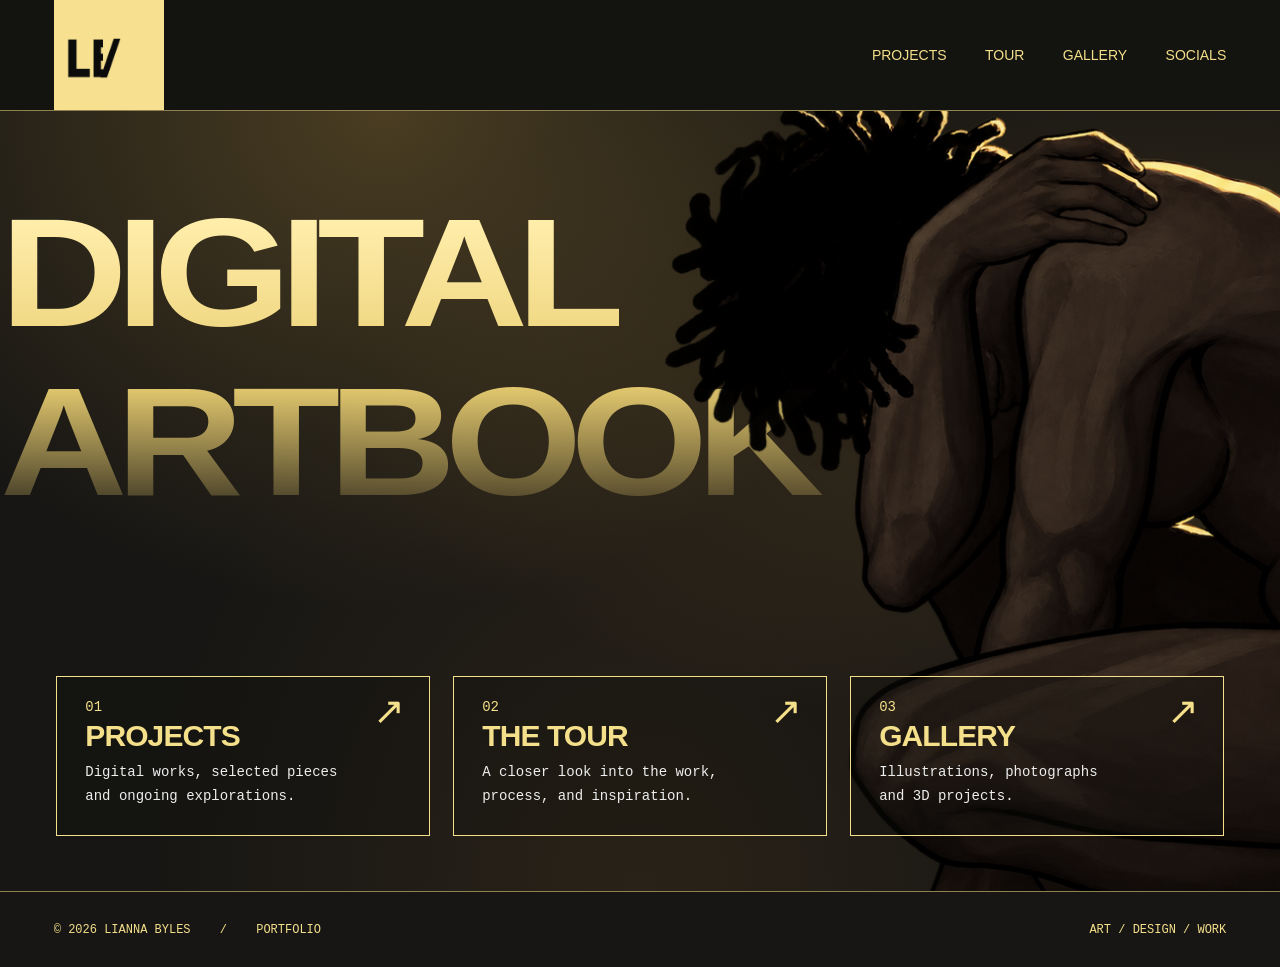
<file: index.html>
<!DOCTYPE html>
<html lang="en">
<head>
  <meta charset="UTF-8">
  <meta name="viewport" content="width=device-width, initial-scale=1.0">

  <title>Lianna Byles — Art Portfolio</title>

  <!-- FAVICON -->
  <link rel="icon" type="image/png" href="favicon-96x96.png?v=1.1" sizes="96x96">
  <link rel="icon" type="image/svg+xml" href="favicon.svg?v=1.1">
  <link rel="shortcut icon" href="favicon.ico?v=1.1">
  <link rel="apple-touch-icon" sizes="180x180" href="apple-touch-icon.png?v=1.1">
  <meta name="apple-mobile-web-app-title" content="LEE/ DIGITAL ARTBOOK">
  <link rel="manifest" href="site.webmanifest?v=1.1">

  <!-- STYLESHEET -->
  <link rel="stylesheet" href="style.css">
</head>

<body>

  <!-- NAVIGATION -->
  <header class="navbar">

<a class="logo" href="index.html" aria-label="Return to homepage">
  <img src="lee-logo.gif" alt="LEE/" class="animated-logo">
</a>
    <nav aria-label="Main navigation">
      <a href="projects.html">PROJECTS</a>
      <a href="tour.html">TOUR</a>
      <a href="gallery.html">GALLERY</a>
      <a href="socials.html">SOCIALS</a>
    </nav>

  </header>

  <main>
    <section class="landing" aria-labelledby="page-title">

      <!-- MAIN TITLE -->
      <h1 id="page-title" class="hero-title">
        <span>DIGITAL</span>
        <span>ARTBOOK</span>
      </h1>

      <!-- FEATURED ARTWORK -->
      <img
        class="hero-image"
        src="images/hero-person.png"
        alt="Crouched figure illuminated by golden rim light"
      >

      <!-- FEATURE LABEL -->
      <div class="feature-label">
        <p><span>[</span>BY LEE <span>]</span></p>
        <small>A Portfolio</small>
      </div>

      <!-- NAVIGATION CARDS -->
      <div class="content-grid">

        <!-- PROJECTS -->
        <a class="content-card" href="projects.html">
          <span class="card-number">01</span>
          <span class="arrow" aria-hidden="true">↗</span>
          <h2>PROJECTS</h2>
          <p>
            Digital works, selected pieces<br>
            and ongoing explorations.
          </p>
        </a>

        <!-- THE TOUR -->
        <a class="content-card" href="tour.html">
          <span class="card-number">02</span>
          <span class="arrow" aria-hidden="true">↗</span>
          <h2>THE TOUR</h2>
          <p>
            A closer look into the work,<br>
            process, and inspiration.
          </p>
        </a>

        <!-- GALLERY -->
        <a class="content-card" href="gallery.html">
          <span class="card-number">03</span>
          <span class="arrow" aria-hidden="true">↗</span>
          <h2>GALLERY</h2>
          <p>
            Illustrations, photographs<br>
            and 3D projects.
          </p>
        </a>

      </div>
    </section>
  </main>

  <!-- FOOTER -->
  <footer id="socials">
    <span>
      © 2026 LIANNA BYLES
      <span class="divider">/</span>
      PORTFOLIO
    </span>
    <span>ART / DESIGN / WORK</span>
  </footer>

  <!-- ACTIVE NAVIGATION -->
  <script src="assets/index.js"></script>

</body>
</html>
</file>
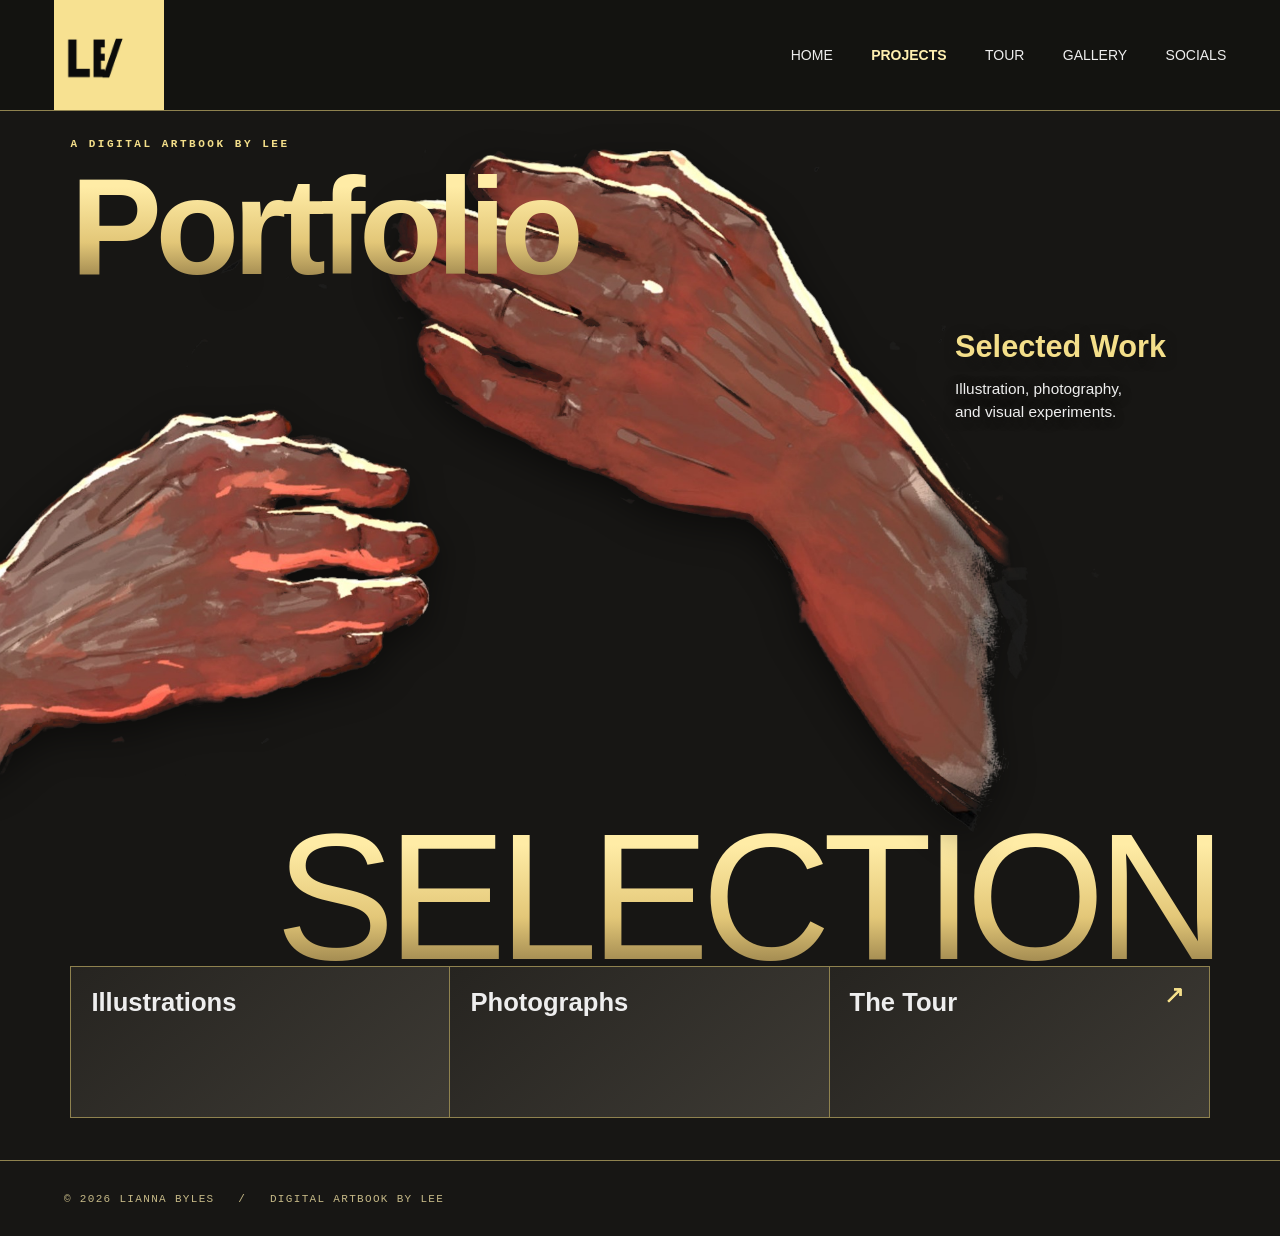
<file: projects.html>
<!doctype html>
<html lang="en">
<head>
<meta charset="utf-8">
<meta name="viewport" content="width=device-width,initial-scale=1">
<title>Portfolio Selection | Digital Artbook by Lee</title>
<link rel="stylesheet" href="style.css">
<link rel="stylesheet" href="assets/projects.css">
</head>
<body class="selection-page">
<header class="navbar"><a class="logo" href="index.html" aria-label="Home"><img src="lee-logo.gif" alt="LEE/" class="animated-logo"></a><nav aria-label="Main navigation"><a href="index.html">HOME</a><a href="projects.html" aria-current="page" class="active">PROJECTS</a><a href="tour.html">TOUR</a><a href="gallery.html">GALLERY</a><a href="socials.html">SOCIALS</a></nav></header>
<main class="selection-stage">
<p class="selection-kicker">A DIGITAL ARTBOOK BY LEE</p>
<h1 class="selection-title">Portfolio</h1>
<div class="selection-composition">
<img class="hands-art" src="images/hands-cutout.png" alt="Painterly illustration of two hands reaching toward each other">
<div class="selection-intro"><h2>Selected Work</h2><p>Illustration, photography,<br>and visual experiments.</p></div>
<div class="selection-word" aria-hidden="true">SELECTION</div>
</div>
<nav class="selection-cards" aria-label="Portfolio categories">
<a href="illustrations.html"><span>Illustrations</span><span class="arrow" aria-hidden="true">↗</span></a>
<a href="photographs.html"><span>Photographs</span><span class="arrow" aria-hidden="true">↗</span></a>
<a href="tour.html"><span>The Tour</span><span class="arrow" aria-hidden="true">↗</span></a>
</nav>
</main>
<footer class="selection-footer">© 2026 LIANNA BYLES &nbsp; / &nbsp; DIGITAL ARTBOOK BY LEE</footer>
</body>
</html>
</file>
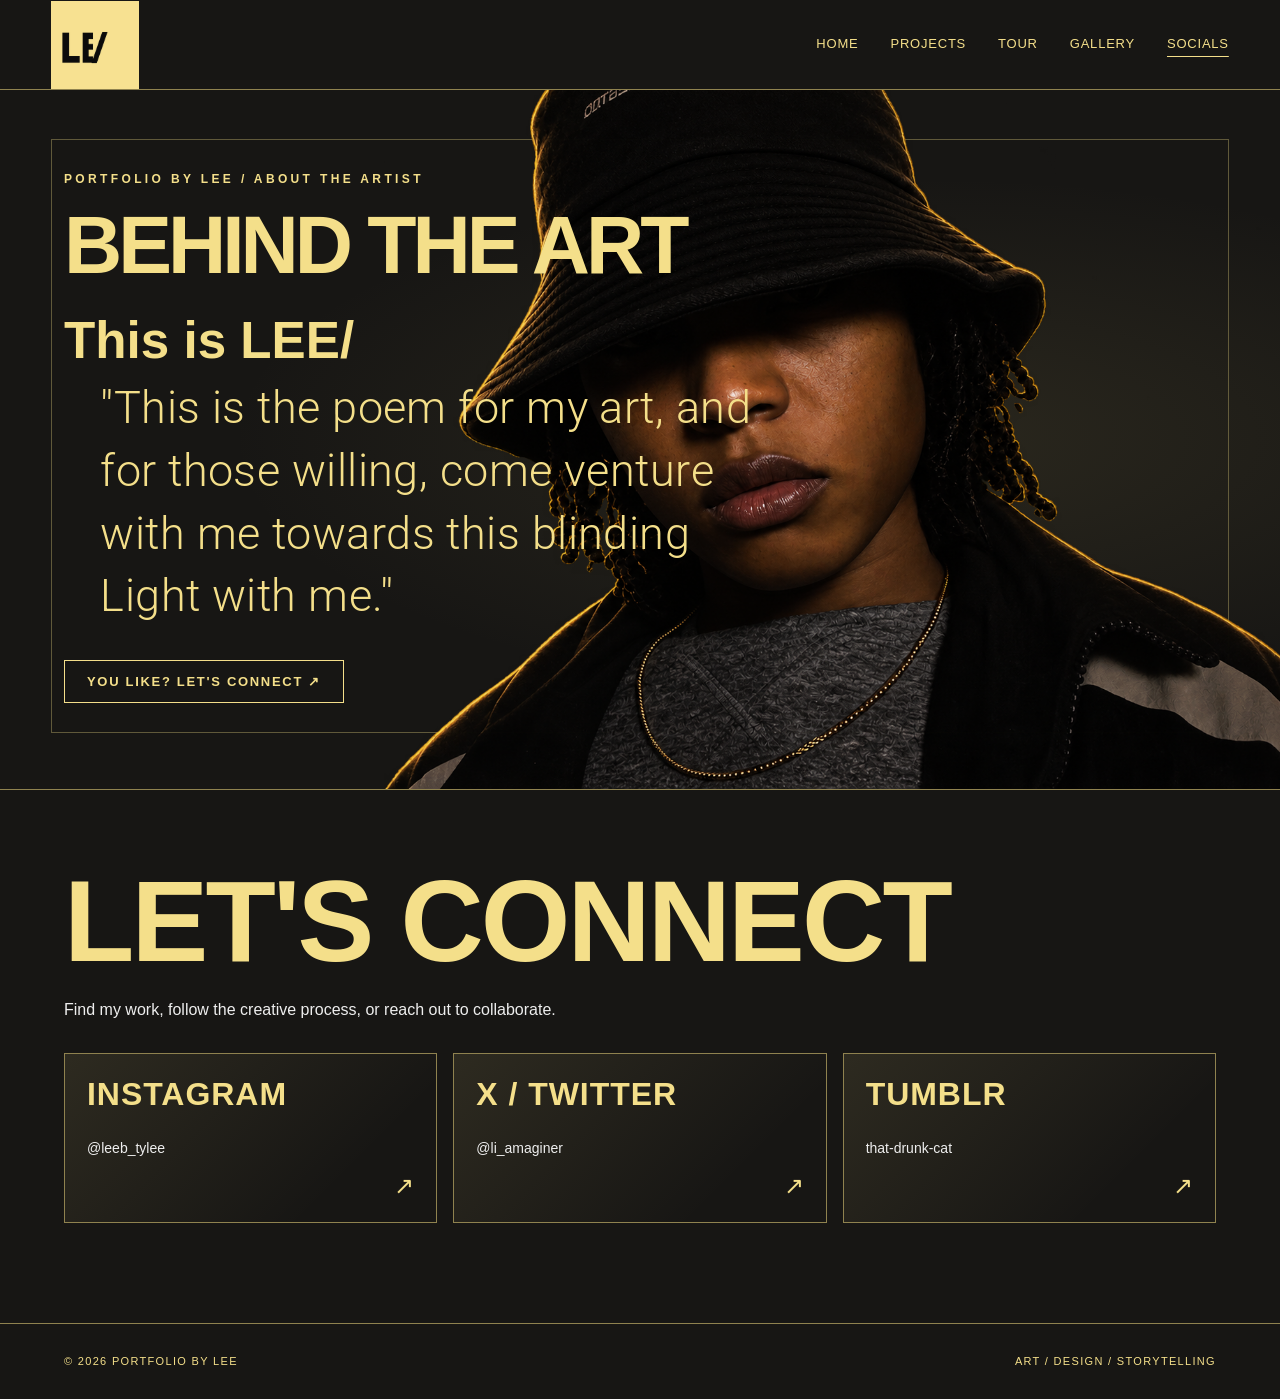
<file: socials.html>
<!DOCTYPE html>
<html lang="en">
<head>
  <link href="https://fonts.googleapis.com/css2?family=Roboto:wght@300;400&display=swap" rel="stylesheet">
  <meta charset="UTF-8">
  <meta name="viewport" content="width=device-width, initial-scale=1">
  <meta name="theme-color" content="#171614">

  <title>Socials | LEE/ DIGITAL ARTBOOK</title>

  <!-- FAVICON -->
  <link rel="icon" type="image/png" href="favicon-96x96.png" sizes="96x96">
  <link rel="icon" type="image/svg+xml" href="favicon.svg">
  <link rel="shortcut icon" href="favicon.ico">
  <link rel="apple-touch-icon" sizes="180x180" href="apple-touch-icon.png">
  <link rel="manifest" href="site.webmanifest">

  <link rel="stylesheet" href="style.css">

  <link rel="stylesheet" href="assets/socials.css">
</head>

<body class="socials-page">

  <!-- NAVIGATION -->

  <header class="socials-nav">

    <a class="socials-brand"
       href="index.html"
       aria-label="Return to homepage">
      <img src="lee-logo.gif" alt="LEE/">
    </a>

    <nav aria-label="Main navigation">
      <a href="index.html">HOME</a>
      <a href="projects.html">PROJECTS</a>
      <a href="tour.html">TOUR</a>
      <a href="gallery.html">GALLERY</a>
      <a href="socials.html" aria-current="page">SOCIALS</a>
    </nav>

  </header>

  <main class="socials-main">

    <!-- MEETING THE ARTIST -->

    <section class="socials-hero" aria-labelledby="socials-title">

      <div class="socials-copy">

        <p class="socials-eyebrow">
          PORTFOLIO BY LEE / ABOUT THE ARTIST
        </p>

        <h1 id="socials-title">
          BEHIND THE ART
        </h1>

        <p class="socials-hello">
         This is LEE/
        </p>

        <p class="socials-story">
          "This is the poem for my art, and for those willing, come venture with me towards this blinding Light with me."
        </p>

        <a class="socials-cta" href="#connect">
          YOU LIKE? LET'S CONNECT ↗
        </a>

      </div>

      <!-- ARTIST PORTRAIT -->

      <img
        src="images/lee-social-portrait.png"
        alt="Portrait of Lee"
        class="socials-portrait"
      >

    </section>

    <!-- SOCIAL MEDIA -->

    <section class="socials-section"
             id="connect"
             aria-labelledby="connect-title">

      <h2 id="connect-title">
        LET'S CONNECT
      </h2>

      <p>
        Find my work, follow the creative process,
        or reach out to collaborate.
      </p>

      <div class="socials-link-grid">

        <!-- INSTAGRAM -->

        <a
          class="socials-link-card"
          href="https://www.instagram.com/leeb_tylee/"
          target="_blank"
          rel="noopener noreferrer"
          aria-label="Visit Lee's Instagram profile"
        >
          <strong>INSTAGRAM</strong>

          <span class="socials-handle">
            @leeb_tylee
          </span>

          <span class="socials-arrow" aria-hidden="true">
            ↗
          </span>
        </a>

        <!-- X / TWITTER -->

        <a
          class="socials-link-card"
          href="https://x.com/li_amaginer"
          target="_blank"
          rel="noopener noreferrer"
          aria-label="Visit Lee's X Twitter profile"
        >
          <strong>X / TWITTER</strong>

          <span class="socials-handle">
            @li_amaginer
          </span>

          <span class="socials-arrow" aria-hidden="true">
            ↗
          </span>
        </a>

        <!-- TUMBLR -->

        <a
          class="socials-link-card"
          href="https://www.tumblr.com/that-drunk-cat"
          target="_blank"
          rel="noopener noreferrer"
          aria-label="Visit Lee's Tumblr blog"
        >
          <strong>TUMBLR</strong>

          <span class="socials-handle">
            that-drunk-cat
          </span>

          <span class="socials-arrow" aria-hidden="true">
            ↗
          </span>
        </a>

      </div>

    </section>

  </main>

  <!-- FOOTER -->

  <footer class="socials-footer">
    <span>© 2026 PORTFOLIO BY LEE</span>
    <span>ART / DESIGN / STORYTELLING</span>
  </footer>

</body>
</html>
</file>
<file: style.css>
/* COLORS AND GLOBAL STYLES */

:root {

    --bg: #171614;

    --gold: #f4df8a;

    --rule: #8f824f;

    --body: #eeeeee;

}



* { box-sizing: border-box; }



html { scroll-behavior: smooth; }



body {

    margin: 0;

    background: var(--bg);

    color: var(--gold);

    font-family: Arial, Helvetica, sans-serif;

}



a { color: inherit; text-decoration: none; }

a:focus-visible { outline: 2px solid var(--gold); outline-offset: 7px; }



/* NAVIGATION */

.navbar {

    position: relative;

    z-index: 5;

    min-height: 78px;

    padding: 0 4.2%;

    display: flex;

    align-items: center;

    justify-content: space-between;

    border-bottom: 1px solid var(--rule);

    background: rgba(18,17,14,.6);

}



.navbar nav { display: flex; gap: clamp(20px,3vw,52px); }

.navbar a { font-family: "Arial Narrow",Arial,sans-serif; font-size: 14px; }

.logo { font-weight: 800; padding: 27px 0; border-bottom: 1px solid var(--gold); }



/* CINEMATIC BACKGROUND */

.landing {

    position: relative;

    isolation: isolate;

    min-height: 780px;

    height: calc(100svh - 154px);

    max-height: 1050px;

    overflow: hidden;

    background:

        radial-gradient(ellipse at 30% 0%,rgba(190,150,65,.30),transparent 45%),

        radial-gradient(ellipse at 90% 35%,rgba(175,130,55,.22),transparent 50%),

        radial-gradient(ellipse at 50% 100%,rgba(125,90,40,.18),transparent 55%),

        var(--bg);

}



/* TITLE BEHIND FIGURE */

.hero-title {

    transform: scaleX(1.15);

    position: absolute;

    z-index: 1;

    top: 10%;

    left: 15%;

    width: 200%;

    margin: 0;

    white-space: nowrap;

    text-align: left;

    font-size: clamp(100px,12vw,310px);

    font-weight: 600;

    letter-spacing: -.065em;

    line-height: 1.1;

    background: linear-gradient(#ffedaa 10%,#e9ce72 57%,#75683b22 100%);

    background-clip: text;

    -webkit-background-clip: text;

    -webkit-text-fill-color: transparent;

}

.hero-title span {

    display: block;

}



/* TRANSPARENT FIGURE */

.hero-image {

    position: absolute;

    z-index: 2;

    height: 130%;

    width: auto;

    max-width: none;

    left: 89%;

    bottom: -25%;

    transform: translateX(-50%);

    object-fit: contain;

    pointer-events: none;

}



/* FEATURE LABEL */

.feature-label {

    position: absolute;

    z-index: 3;



    top: 49%;

    left: 100%;



    font-family: monospace;

    color: var(--gold);

    text-align: center;

}



.feature-label p {

    margin: 0;

    font-size: 40px;

    font-weight: bold;

    letter-spacing: 5px;

}



.feature-label p span { font-size: 40px; font-weight: 200; }

.feature-label small { font-size: 10px; }



/* PROJECT, TOUR, GALLERY CARDS */

.content-grid {

    position: absolute;

    z-index: 3;

    bottom: 7%;

    left: 4.4%;

    right: 4.4%;

    display: grid;

    grid-template-columns: repeat(3,1fr);

    gap: 2%;

}



.content-card {

    position: relative;

    min-height: 160px;

    padding: 20px 28px;

    border: 1px solid var(--gold);

    background: rgba(17,16,14,.33);

    transition: background .2s ease;

    scroll-margin-top: 20px;

}



.content-card:hover { background: rgba(41,37,28,.79); }

.card-number { font: 14px monospace; }



.content-card h2 {

    margin: 4px 0 8px;

    font-family: Impact,"Arial Narrow",Arial,sans-serif;

    font-size: 30px;

    letter-spacing: -.03em;

}



.content-card p { margin: 0; color: var(--body); font: 14px/1.7 monospace; }

.arrow { position: absolute; top: 12px; right: 24px; font-size: 38px; font-weight: 300; }



/* FOOTER */

footer {

    position: relative;

    z-index: 4;

    min-height: 76px;

    padding: 24px 4.2%;

    display: flex;

    justify-content: space-between;

    align-items: center;

    gap: 20px;

    border-top: 1px solid var(--rule);

    font: 12px monospace;

}



.divider { margin: 0 22px; }



/* TABLET */

@media (max-width: 900px) {

    .navbar { min-height: 68px; }

    .navbar nav { gap: 18px; }

    .landing { min-height: 830px; height: auto; }

    .hero-title { top: 10%; font-size: 16vw; }

    .hero-image { height: 78%; left: 68%; bottom: 10%; }

    .feature-label { left: 6%; top: 40%; }

    .content-grid { bottom: 5%; gap: 12px; }

    .content-card { padding: 18px 14px; }

    .content-card h2 { font-size: 25px; }

    .content-card p { font-size: 12px; }

    .arrow { right: 12px; font-size: 28px; }

}



/* MOBILE */

@media (max-width: 600px) {

    .navbar { padding: 12px 5%; align-items: flex-start; gap: 20px; }

    .logo { padding: 7px 0; }

    .navbar nav { display: grid; grid-template-columns: repeat(2,auto); gap: 12px 22px; }

    .navbar a { font-size: 12px; }



    .landing { min-height: 1100px; }

    .hero-title { top: 4%; left: 3%; width: 94%; font-size: 16vw; letter-spacing: -.07em; }

    .hero-image { height: 52%; left: 75%; top: 1%; bottom: auto; }

    .feature-label { top: 43%; left: 7%; }

    .feature-label p { gap: 12px; }



    .content-grid { grid-template-columns: 1fr; bottom: 4%; gap: 14px; }

    .content-card { min-height: 135px; padding: 16px 22px; }

    .content-card h2 { font-size: 28px; }

    .content-card p { font-size: 13px; }



    footer { align-items: flex-start; flex-direction: column; font-size: 10px; }

}



/* ACCESSIBILITY */

@media (prefers-reduced-motion: reduce) {

    html { scroll-behavior: auto; }

    .content-card { transition: none; }

}



























/* =====================================

   GALLERY PAGE

   ===================================== */



.gallery-page {

  background: #171614;

  color: #f4df8a;

}



/* MAIN PAGE BACKGROUND */

.gallery-main {

  min-height: calc(100svh - 154px);

  padding: 38px 4.4% 50px;



  background:

    radial-gradient(

      ellipse at 50% 15%,

      rgba(190, 150, 65, 0.19),

      transparent 55%

    ),

    #171614;

}



/* LARGE TITLE */

.gallery-heading {

    position: relative;

    z-index: 1;



    display: flex;

    align-items: baseline;

    justify-content: flex-end;

    gap: 14px;



    width: 100%;

    margin: 0 auto -45px;

    padding-right: 1%;



    border-bottom: 1px solid #8f824f;

}



.gallery-heading span {

  font-family: Arial, sans-serif;

  font-size: clamp(30px, 4vw, 65px);

  font-weight: 300;

}



.gallery-heading h1 {

  margin: 0;



  font-family: Impact, "Arial Narrow", Arial, sans-serif;

 font-size: clamp(100px, 14vw, 240px);

  font-weight: 600;

  letter-spacing: -0.045em;

  line-height: 1.05;



  background: linear-gradient(

    #ffedaa 10%,

    #e9ce72 57%,

    #75683b 100%

  );



  background-clip: text;

  -webkit-background-clip: text;

  -webkit-text-fill-color: transparent;

}



/* THREE-COLUMN ARTWORK VIEWER */

.gallery-viewer {

    position: relative;

z-index: 2;

margin-top: 0;

  display: grid;

  grid-template-columns: 1fr 3.2fr 1fr;

  align-items: center;

  gap: 3%;



  width: 100%;

  height: 440px;

}



/* FEATURED ARTWORK */

.gallery-feature {

  height: 100%;

  overflow: hidden;



  border: 1px solid #f4df8a;

  background: #11100e;

}



.gallery-feature img {

    display: block;

    width: 100%;

    height: 100%;

    object-fit: cover;

    object-position: center;

    cursor: zoom-in;

}



/* SIDE PREVIEWS */

.gallery-side {

  position: relative;

  height: 85%;

  padding: 0;

  overflow: hidden;



  border: 1px solid #8f824f;

  background: #11100e;

  color: #f4df8a;

  cursor: pointer;

}



.gallery-side img {

  display: block;

  width: 100%;

  height: 100%;

  object-fit: cover;

  opacity: 0.45;

  transition: opacity 0.25s ease;

}



.gallery-side:hover img {

  opacity: 0.8;

}



.gallery-arrow {

  position: absolute;

  top: 50%;

  left: 50%;

  transform: translate(-50%, -50%);



  font-size: 55px;

  text-shadow: 0 2px 12px #000;

  pointer-events: none;

}



/* ARTWORK DESCRIPTION */

.gallery-information {

  max-width: 650px;

  margin: 28px auto 0;

  text-align: center;

}



.gallery-counter {

  font: 13px monospace;

  letter-spacing: 3px;

}



.gallery-information h2 {

  margin: 8px 0;

  font-size: 27px;

  text-transform: uppercase;

}



.gallery-information > p:last-child {

  color: #eeeeee;

  font: 14px/1.7 monospace;

}



/* TABLET */

@media (max-width: 900px) {

  .gallery-viewer {

    height: 380px;

    grid-template-columns: 1fr 2.5fr 1fr;

    gap: 12px;

  }

}



/* MOBILE */

@media (max-width: 600px) {

  .gallery-main {

    padding: 35px 5% 50px;

  }



  .gallery-heading {

    gap: 8px;

    margin-bottom: 25px;

  }



  .gallery-heading span {

    font-size: 25px;

  }



  .gallery-heading h1 {

    font-size: clamp(52px, 13vw, 80px);

  }



  .gallery-viewer {

    grid-template-columns: 44px minmax(0, 1fr) 44px;

    gap: 8px;

    height: 350px;

  }



  .gallery-side {

    height: 75%;

  }



  .gallery-arrow {

    font-size: 28px;

  }



  .gallery-information {

    margin-top: 25px;

  }



  .gallery-information h2 {

    font-size: 22px;

  }

}

 /* FULLSCREEN ARTWORK VIEWER */

.art-lightbox[hidden] {

    display: none;

}



.art-lightbox {

    position: fixed;

    inset: 0;

    z-index: 9999;



    display: flex;

    align-items: center;

    justify-content: center;



    padding: 50px 25px;

    background: rgba(0, 0, 0, 0.95);

}



.art-lightbox img {

    display: block;

    max-width: 95vw;

    max-height: 90vh;

    width: auto;

    height: auto;

    object-fit: contain;

}



.lightbox-close {

    position: absolute;

    top: 18px;

    right: 28px;



    border: none;

    background: transparent;

    color: #f4df8a;



    font-size: 45px;

    cursor: pointer;

    z-index: 2;

}



/* =====================================

   ACTIVE NAVIGATION INDICATOR

   ===================================== */



.navbar a {

    position: relative;

}



/* Gold underline */

.navbar a[aria-current="page"]::after {

    content: "";

    position: absolute;

    bottom: -12px;

    left: 0;

    width: 100%;

    height: 2px;



    background: #f4df8a;

    box-shadow:

        0 0 8px rgba(244, 223, 138, 0.8),

        0 0 18px rgba(244, 223, 138, 0.4);

}



/* Brighten active tab */

.navbar a[aria-current="page"] {

    color: #fff0b0;

    font-weight: 700;

}



/* Hover effect for other tabs */

.navbar nav a:hover {

    color: #fff0b0;

    text-shadow: 0 0 8px rgba(244, 223, 138, 0.6);

}



/* ACTIVE NAVIGATION FOR ALL TABS */



.navbar a {

    position: relative;

    transition: color 0.2s ease;

}



.navbar a.active {

    color: #fff0b0;

    font-weight: 700;

}



.navbar a.active::after {

    content: "";

    position: absolute;

    bottom: -12px;

    left: 0;

    width: 100%;

    height: 2px;

    background: #f4df8a;



    box-shadow:

        0 0 8px rgba(244, 223, 138, 0.8),

        0 0 18px rgba(244, 223, 138, 0.4);

}



/* Remove original HOME underline */

.navbar .logo {

    border-bottom: none;

}



/* Prevent duplicate active indicators */

.navbar a[aria-current="page"]::after {

    display: none;

}





/* ========================================

   THE TOUR — SCREENSHOT REFERENCE LAYOUT

   ======================================== */



.tour-page {

  background: #171614;

  color: #f4df8a;

}



.tour-page .tour-main {

  max-width: 1600px;

  margin: 0 auto;

  padding: 38px 4% 50px;

}



/* LARGE IMAGE LEFT, DESCRIPTION RIGHT */

.tour-page .tour-layout {

  display: grid;

  grid-template-columns: 59% 41%;

  gap: 0;

  align-items: stretch;

  border-top: 1px solid #8f824f;

  padding-top: 25px;

}



/* MAIN IMAGE */

.tour-page .tour-feature {

  position: relative;

  min-width: 0;

  height: min(69vw, 760px);

  max-height: 760px;

  overflow: hidden;

  background: #171614;

}



.tour-page .tour-feature > img {

  display: block;

  width: 100%;

  height: 100%;

  object-fit: cover;

  object-position: center;



  /* GENTLE RIGHT-EDGE TRANSPARENCY */

  -webkit-mask-image: linear-gradient(

    to right,

    #000 0%,

    #000 67%,

    rgba(0, 0, 0, 0.85) 79%,

    rgba(0, 0, 0, 0.45) 92%,

    transparent 100%

  );



  mask-image: linear-gradient(

    to right,

    #000 0%,

    #000 67%,

    rgba(0, 0, 0, 0.85) 79%,

    rgba(0, 0, 0, 0.45) 92%,

    transparent 100%

  );

}



.tour-page .tour-enlarge {

  position: absolute;

  right: 10%;

  bottom: 22px;

  z-index: 2;

  width: 42px;

  height: 42px;

  border: 1px solid rgba(244, 223, 138, 0.45);

  border-radius: 50%;

  background: rgba(15, 14, 13, 0.7);

  color: #f4df8a;

  font-size: 25px;

  cursor: pointer;

  transition: background 0.2s ease;

}



.tour-page .tour-enlarge:hover {

  background: rgba(55, 47, 29, 0.9);

}



/* RIGHT CONTENT */

.tour-page .tour-content {

  display: flex;

  flex-direction: column;

  justify-content: center;

  gap: 26px;

  min-width: 0;

  padding: 30px 0 25px 12px;

}



.tour-page .tour-eyebrow {

  margin: 0 0 16px;

  font-size: 12px;

  letter-spacing: 0.025em;

}



.tour-page .tour-text h1 {

  margin: 0;

  font-family: Impact, "Arial Narrow", Arial, sans-serif;

  font-size: clamp(48px, 5vw, 90px);

  font-weight: 500;

  letter-spacing: 0.005em;

  line-height: 1.05;

  color: #f4df8a;

}



.tour-page .tour-divider {

  height: 1px;

  width: 100%;

  margin: 25px 0;

  background: #8f824f;

}



.tour-page .tour-description {

  max-width: 440px;

  margin: 0;

  color: #eeeeee;

  font-size: 16px;

  line-height: 1.65;

}



.tour-page .tour-medium {

  margin: 18px 0 0;

  color: #aaa69d;

  font-size: 12px;

  letter-spacing: 0.025em;

}



/* SMALL ARTWORK PREVIEW */

.tour-page .tour-next-preview {

  display: block;

  width: 100%;

  padding: 0;

  border: none;

  background: transparent;

  color: #f4df8a;

  text-align: left;

  cursor: pointer;

}



.tour-page .tour-next-preview img {

  display: block;

  width: 100%;

  aspect-ratio: 1.8 / 1;

  object-fit: cover;

  border: 1px solid #8f824f;

  padding: 4px;

  transition: opacity 0.2s ease;

}



.tour-page .tour-next-preview:hover img {

  opacity: 0.85;

}



.tour-page .tour-next-preview span {

  display: block;

  margin-top: 12px;

  font-size: 15px;

  letter-spacing: 0.01em;

}



/* VISIBLE ARROW NAVIGATION */

.tour-page .tour-navigation {

  display: flex;

  align-items: center;

  justify-content: space-between;

  gap: 20px;

  padding: 24px 0;

  border-bottom: 1px solid #8f824f;

}



.tour-page #tour-counter {

  font-size: 15px;

  letter-spacing: 2px;

}



.tour-page .tour-navigation-buttons {

  display: flex;

  align-items: center;

  gap: 16px;

}



.tour-page .tour-navigation-buttons button {

  width: 54px;

  height: 54px;

  border: 1px solid #8f824f;

  border-radius: 50%;

  background: transparent;

  color: #f4df8a;

  font-size: 28px;

  cursor: pointer;

  transition: background 0.2s ease;

}



.tour-page .tour-navigation-buttons button:hover {

  background: rgba(244, 223, 138, 0.13);

}



.tour-page .tour-navigation-line {

  width: 80px;

  height: 1px;

  background: #8f824f;

}



/* FOOTER */

.tour-page .tour-footer {

  display: flex;

  justify-content: space-between;

  gap: 16px;

  padding: 25px 4%;

  border-top: 1px solid #8f824f;

  color: #aaa69d;

  font-size: 11px;

  letter-spacing: 1px;

}



/* FULLSCREEN VIEWER */

.tour-page .tour-lightbox[hidden] {

  display: none;

}



.tour-page .tour-lightbox {

  position: fixed;

  inset: 0;

  z-index: 9999;

  display: flex;

  justify-content: center;

  align-items: center;

  padding: 45px;

  background: rgba(10, 9, 8, 0.96);

}



.tour-page .tour-lightbox img {

  max-width: 95vw;

  max-height: 90vh;

  width: auto;

  height: auto;

  object-fit: contain;

}



.tour-page .tour-close {

  position: absolute;

  top: 16px;

  right: 30px;

  border: none;

  background: transparent;

  color: #f4df8a;

  font-size: 42px;

  cursor: pointer;

}



/* TABLET */

@media (max-width: 900px) {

  .tour-page .tour-layout {

    grid-template-columns: 56% 44%;

  }



  .tour-page .tour-feature {

    height: 620px;

  }



  .tour-page .tour-content {

    padding-left: 8px;

  }



  .tour-page .tour-description {

    font-size: 14px;

  }

}



/* MOBILE */

@media (max-width: 650px) {

  .tour-page .tour-main {

    padding: 25px 5% 35px;

  }



  .tour-page .tour-layout {

    grid-template-columns: 1fr;

  }



  .tour-page .tour-feature {

    height: 440px;

  }



  .tour-page .tour-feature > img {

    -webkit-mask-image: linear-gradient(

      to bottom,

      #000 0%,

      #000 75%,

      transparent 100%

    );



    mask-image: linear-gradient(

      to bottom,

      #000 0%,

      #000 75%,

      transparent 100%

    );

  }



  .tour-page .tour-content {

    padding: 10px 0 20px;

  }



  .tour-page .tour-text h1 {

    font-size: 65px;

  }



  .tour-page .tour-next-preview {

    max-width: 280px;

    align-self: flex-end;

  }



  .tour-page .tour-navigation-buttons {

    gap: 9px;

  }



  .tour-page .tour-navigation-buttons button {

    width: 43px;

    height: 43px;

    font-size: 23px;

  }



  .tour-page .tour-navigation-line {

    width: 35px;

  }



  .tour-page .tour-footer {

    flex-direction: column;

  }

}



/* TOUR IMAGE DISPLAY */

.tour-page .tour-feature > img {

  object-fit: contain;

  object-position: center;

}



.tour-page .tour-next-preview img {

  object-fit: contain;

  background: #171614;

}



/* ====================================

   SMOOTH TOUR CROSSFADE

   ==================================== */



.tour-page .tour-image-stack {

  position: relative;

  width: 100%;

  height: 100%;

  overflow: hidden;



  /* Preserve the right-edge transparency */

  -webkit-mask-image: linear-gradient(

    to right,

    black 0%,

    black 67%,

    rgba(0, 0, 0, 0.85) 79%,

    rgba(0, 0, 0, 0.45) 92%,

    transparent 100%

  );



  mask-image: linear-gradient(

    to right,

    black 0%,

    black 67%,

    rgba(0, 0, 0, 0.85) 79%,

    rgba(0, 0, 0, 0.45) 92%,

    transparent 100%

  );

}



.tour-page .tour-image-stack .tour-slide {

  position: absolute;

  inset: 0;

  display: block;

  width: 100%;

  height: 100%;

  object-fit: contain;

  object-position: center;



  opacity: 0;

  transition: opacity 1.8s ease-in-out;



  /* Fade is now applied to the stack instead */

  -webkit-mask-image: none;

  mask-image: none;

}



.tour-page .tour-image-stack .tour-slide-active {

  opacity: 1;

}



/* Mobile: fade toward the bottom */

@media (max-width: 650px) {

  .tour-page .tour-image-stack {

    -webkit-mask-image: linear-gradient(

      to bottom,

      black 0%,

      black 75%,

      transparent 100%

    );



    mask-image: linear-gradient(

      to bottom,

      black 0%,

      black 75%,

      transparent 100%

    );

  }

}



@media (prefers-reduced-motion: reduce) {

  .tour-page .tour-image-stack .tour-slide {

    transition: none;

  }

}





/* ==========================================

   THE TOUR — FINAL CINEMATIC DESIGN

   Matches approved visual reference

   ========================================== */



/* MAIN PAGE */

.tour-page .tour-main {

  position: relative;

  isolation: isolate;



  width: 100%;

  max-width: 1800px;

  margin: 0 auto;



  padding: 0 4.2% 50px;

  overflow: hidden;

}



/* LARGE GOLD TITLE ACROSS THE TOP */

.tour-page .tour-background-heading {

  position: relative;

  z-index: 0;



  display: block;

  width: 100%;



  margin: 10px 0 -75px;

  padding: 0;



  font-family: Impact, "Arial Narrow", Arial, sans-serif;

  font-size: clamp(120px, 20vw, 350px);

  font-weight: 600;

  line-height: 0.95;

  letter-spacing: -0.055em;



  text-align: right;

  white-space: nowrap;



  background: linear-gradient(

    to bottom,

    #fff0b4 0%,

    #f4df8a 30%,

    #d4bb70 48%,

    rgba(143, 130, 79, 0.55) 70%,

    rgba(23, 22, 20, 0) 100%

  );



  -webkit-background-clip: text;

  background-clip: text;

  -webkit-text-fill-color: transparent;



  pointer-events: none;

  user-select: none;

}



/* FEATURE IMAGE + DESCRIPTION */

.tour-page .tour-layout {

  position: relative;

  z-index: 1;



  display: grid;

  grid-template-columns: minmax(0, 62%) minmax(0, 38%);

  gap: 0;



  align-items: start;

  padding-top: 0;

  border-top: none;

}



/* MAIN IMAGE */

.tour-page .tour-feature {

  position: relative;

  width: 100%;

  height: clamp(500px, 48vw, 780px);

  overflow: hidden;

}



/* KEEP IMAGE FULLY VISIBLE */

.tour-page .tour-image-stack {

  position: relative;

  width: 100%;

  height: 100%;

  overflow: hidden;



  -webkit-mask-image: linear-gradient(

    to right,

    #000 0%,

    #000 75%,

    rgba(0, 0, 0, 0.95) 82%,

    rgba(0, 0, 0, 0.6) 93%,

    transparent 100%

  );



  mask-image: linear-gradient(

    to right,

    #000 0%,

    #000 75%,

    rgba(0, 0, 0, 0.95) 82%,

    rgba(0, 0, 0, 0.6) 93%,

    transparent 100%

  );

}



/* IMAGE CROSSFADE — KEEP EXISTING SLIDESHOW */

.tour-page .tour-image-stack .tour-slide {

  position: absolute;

  inset: 0;



  display: block;

  width: 100%;

  height: 100%;



  object-fit: contain;

  object-position: center;



  opacity: 0;

  transition: opacity 1.8s ease-in-out;

}



.tour-page .tour-image-stack .tour-slide-active {

  opacity: 1;

}



/* RIGHT CONTENT */

.tour-page .tour-content {

  position: relative;

  z-index: 2;



  display: flex;

  flex-direction: column;

  justify-content: flex-start;

  gap: 24px;



  min-width: 0;

  padding: 65px 0 20px 34px;

}



/* FEATURED TITLE */

.tour-page .tour-featured-heading {

  margin: 0;



  font-family: Impact, "Arial Narrow", Arial, sans-serif;

  font-size: clamp(55px, 5.2vw, 95px);

  font-weight: 500;

  line-height: 1;

  letter-spacing: -0.015em;



  color: #f4df8a;

}



/* EYEBROW TEXT */

.tour-page .tour-eyebrow {

  margin: 0 0 10px;

  font-size: 12px;

  letter-spacing: 0.03em;

}



/* GOLD DIVIDER */

.tour-page .tour-divider {

  width: 100%;

  height: 1px;

  margin: 24px 0;

  background: #8f824f;

}



/* ART DESCRIPTION */

.tour-page .tour-description {

  max-width: 450px;

  margin: 0;

  color: #eeeeee;

  font-size: 15px;

  line-height: 1.7;

}



/* NEXT ARTWORK PREVIEW */

.tour-page .tour-next-preview {

  width: 100%;

  margin-top: 4px;

}



.tour-page .tour-next-preview img {

  width: 100%;

  aspect-ratio: 1.9 / 1;

  object-fit: contain;

  background: #171614;

}



/* NAVIGATION BELOW ARTWORK */

.tour-page .tour-navigation {

  position: relative;

  z-index: 2;

  margin-top: 5px;

}



/* ==========================================

   TABLET

   ========================================== */



@media (max-width: 900px) {

  .tour-page .tour-background-heading {

    font-size: 19vw;

    margin-bottom: -35px;

  }



  .tour-page .tour-layout {

    grid-template-columns: 56% 44%;

  }



  .tour-page .tour-feature {

    height: 600px;

  }



  .tour-page .tour-content {

    padding: 45px 0 20px 20px;

  }



  .tour-page .tour-featured-heading {

    font-size: clamp(45px, 6vw, 70px);

  }

}



/* ==========================================

   MOBILE

   ========================================== */



@media (max-width: 650px) {

  .tour-page .tour-main {

    padding: 15px 5% 35px;

  }



  .tour-page .tour-background-heading {

    font-size: 19vw;

    letter-spacing: -0.055em;

    text-align: center;

    margin: 10px 0 15px;

  }



  .tour-page .tour-layout {

    grid-template-columns: 1fr;

  }



  .tour-page .tour-feature {

    height: 440px;

  }



  .tour-page .tour-image-stack {

    -webkit-mask-image: linear-gradient(

      to bottom,

      black 0%,

      black 82%,

      transparent 100%

    );



    mask-image: linear-gradient(

      to bottom,

      black 0%,

      black 82%,

      transparent 100%

    );

  }



  .tour-page .tour-content {

    padding: 20px 0;

  }



  .tour-page .tour-featured-heading {

    font-size: 65px;

  }

}



@media (prefers-reduced-motion: reduce) {

  .tour-page .tour-image-stack .tour-slide {

    transition: none;

  }

}





/* ==========================================

   TOUR PAGE — LAYOUT REFINEMENTS

   ========================================== */



/* Move the right column farther right */

.tour-page .tour-layout {

  grid-template-columns: 62% 38%;

  column-gap: 0;

}



/* Push description and preview right */

.tour-page .tour-content {

  padding-left: 45px;

  padding-right: 0;

}



/* Let the image fill its area naturally */

.tour-page .tour-feature {

  overflow: hidden;

}



/* Maintain the original image proportions */

.tour-page .tour-image-stack .tour-slide {

  object-fit: contain;

  object-position: center;

}



/* Softer right-edge fade without harsh cutoff */

.tour-page .tour-image-stack {

  -webkit-mask-image: linear-gradient(

    to right,

    black 0%,

    black 78%,

    rgba(0, 0, 0, 0.95) 86%,

    rgba(0, 0, 0, 0.65) 95%,

    rgba(0, 0, 0, 0.25) 100%

  );



  mask-image: linear-gradient(

    to right,

    black 0%,

    black 78%,

    rgba(0, 0, 0, 0.95) 86%,

    rgba(0, 0, 0, 0.65) 95%,

    rgba(0, 0, 0, 0.25) 100%

  );

}



/* New smaller heading */

.tour-page .tour-featured-heading {

  margin: 0;

  font-family: Impact, "Arial Narrow", Arial, sans-serif;

  font-size: clamp(45px, 5vw, 85px);

  font-weight: 500;

  line-height: 1;

  letter-spacing: 0.005em;

  color: #f4df8a;

}



/* Keep description and preview aligned */

.tour-page .tour-text,

.tour-page .tour-next-preview {

  width: 100%;

}



/* Tablet */

@media (max-width: 900px) {

  .tour-page .tour-layout {

    grid-template-columns: 56% 44%;

  }



  .tour-page .tour-content {

    padding-left: 20px;

  }

}



/* Mobile */

@media (max-width: 650px) {

  .tour-page .tour-layout {

    grid-template-columns: 1fr;

  }



  .tour-page .tour-content {

    padding: 15px 0 20px;

  }



  .tour-page .tour-featured-heading {

    font-size: clamp(50px, 12vw, 75px);

  }



  .tour-page .tour-image-stack {

    -webkit-mask-image: linear-gradient(

      to bottom,

      black 0%,

      black 80%,

      transparent 100%

    );



    mask-image: linear-gradient(

      to bottom,

      black 0%,

      black 80%,

      transparent 100%

    );

  }

}

/* MOVE LARGE TOUR HEADING FARTHER RIGHT */



.tour-page .tour-background-heading {

    left: 44%;

    right: auto;

    width: max-content;



    text-align: left;

    font-size: clamp(100px, 12vw, 205px);

    white-space: nowrap;

    letter-spacing: -0.045em;

}



/* Prevent heading from creating horizontal scrolling */

.tour-page .tour-main {

    overflow-x: clip;

}



/* Keep heading readable on mobile */

@media (max-width: 650px) {

    .tour-page .tour-background-heading {

        left: 18%;

        font-size: clamp(65px, 15vw, 105px);

    }

}

/* ==========================================

   THE TOUR — LARGER BACKGROUND HEADING

   ========================================== */



.tour-page .tour-background-heading {

    top: 32px;

    left: 43%;

    right: 2%;



    width: 55%;

    margin: 0;



    font-family: Impact, "Arial Narrow", Arial, sans-serif;

    font-size: clamp(100px, 12vw, 210px);

    font-weight: 500;

    line-height: 0.88;

    letter-spacing: -0.055em;



    white-space: nowrap;

    text-align: left;



    /* Gold fading downward */

    background: linear-gradient(

        to bottom,

        #fff0b4 0%,

        #f4df8a 35%,

        #b6a064 65%,

        rgba(143, 130, 79, 0.05) 100%

    );



    -webkit-background-clip: text;

    background-clip: text;

    -webkit-text-fill-color: transparent;

}



/* Keep the main composition layered above the title */

.tour-page .tour-layout {

    position: relative;

    z-index: 1;

}



/* Prevent sideways scrolling */

.tour-page .tour-main {

    overflow-x: clip;

}



/* Mobile */

@media (max-width: 650px) {

    .tour-page .tour-background-heading {

        top: 25px;

        left: 5%;

        right: 5%;

        width: 90%;

        font-size: clamp(65px, 15vw, 105px);

        letter-spacing: -0.05em;

    }

}



/* =========================================

   PROJECTS — PORTFOLIO SELECTION PAGE

   ========================================= */



.projects-page {

  background: #171614;

  color: #f4df8a;

}



.selection-main {

  max-width: 1700px;

  margin: 0 auto;

  padding: 42px 4.2% 80px;

  overflow: hidden;

}



/* PAGE INTRO */



.selection-intro {

  position: relative;

  z-index: 2;

}



.selection-kicker {

  margin: 0 0 12px;

  font: 12px monospace;

  letter-spacing: 2px;

  color: #c7b878;

}



.selection-intro h1 {

  margin: 0;

  font-family: Impact, "Arial Narrow", Arial, sans-serif;

  font-size: clamp(85px, 11vw, 185px);

  line-height: 0.95;

  letter-spacing: -0.045em;

  font-weight: 500;



  background: linear-gradient(

    to bottom,

    #ffedaa 5%,

    #e9ce72 60%,

    #817044 100%

  );



  -webkit-background-clip: text;

  background-clip: text;

  -webkit-text-fill-color: transparent;

}



/* MAIN LAYERED COMPOSITION */



.selection-composition {

  position: relative;

  min-height: 670px;

  margin-top: 8px;

}



/* FEATURED ARTWORK */



.selection-feature {

  position: absolute;

  top: 0;

  left: 0;

  width: 55%;

  height: 440px;

  overflow: hidden;



  background: linear-gradient(

    135deg,

    #b8a568,

    #6c603e 70%,

    #171614

  );

}



.selection-feature img {

  display: block;

  width: 100%;

  height: 100%;

  object-fit: contain;

  object-position: center bottom;

}



.selection-feature-label {

  position: absolute;

  top: 20px;

  left: 22px;

  z-index: 2;

  color: #fff0b0;

  font-size: 15px;

  font-weight: 700;

}



/* SELECTED WORK TEXT */



.selection-description {

  position: absolute;

  top: 10px;

  left: 58%;

  right: 3%;

  z-index: 3;

}



.selection-description h2 {

  margin: 0 0 12px;

  font-size: clamp(22px, 2.2vw, 36px);

  color: #f4df8a;

}



.selection-description p {

  margin: 0;

  color: #eeeeee;

  font-size: clamp(15px, 1.25vw, 20px);

  line-height: 1.6;

}



/* HUGE BACKGROUND SELECTION TITLE */



.selection-background-title {

  position: absolute;

  z-index: 2;

  top: 250px;

  left: -1%;

  width: 102%;



  font-family: Impact, "Arial Narrow", Arial, sans-serif;

  font-size: clamp(95px, 15vw, 265px);

  font-weight: 500;

  line-height: 1;

  letter-spacing: -0.045em;

  white-space: nowrap;

  text-align: center;



  background: linear-gradient(

    to bottom,

    #ffedaa 0%,

    #e6ce79 55%,

    rgba(143, 130, 79, 0.12) 100%

  );



  -webkit-background-clip: text;

  background-clip: text;

  -webkit-text-fill-color: transparent;



  pointer-events: none;

  user-select: none;

}



/* THREE SELECTION CARDS */



.selection-links {

  position: absolute;

  z-index: 4;

  top: 440px;

  left: 0;

  right: 0;



  display: grid;

  grid-template-columns: repeat(3, minmax(0, 1fr));

  gap: 0;

}



.selection-card {

  display: flex;

  align-items: flex-start;

  justify-content: space-between;

  min-height: 170px;

  padding: 22px;



  border: 1px solid #8f824f;

  background: linear-gradient(

    135deg,

    rgba(32, 30, 27, 0.96),

    rgba(78, 76, 71, 0.92)

  );



  color: #eeeeee;

  font-size: clamp(20px, 2.4vw, 35px);

  font-weight: 700;

  transition: background 0.3s ease, color 0.3s ease;

}



.selection-card + .selection-card {

  border-left: none;

}



.selection-card:hover,

.selection-card:focus-visible {

  background: linear-gradient(

    135deg,

    #4e452e,

    #2a261e

  );

  color: #f4df8a;

}



.selection-card span:last-child {

  color: #f4df8a;

  font-size: 25px;

}



/* COLLECTION SECTIONS */



.selection-category {

  padding: 65px 0 80px;

  border-top: 1px solid #8f824f;

  scroll-margin-top: 30px;

}



.selection-section-heading > span {

  color: #b8ab83;

  font: 12px monospace;

  letter-spacing: 2px;

}



.selection-section-heading h2 {

  margin: 14px 0;

  font-family: Impact, "Arial Narrow", Arial, sans-serif;

  font-size: clamp(55px, 8vw, 120px);

  font-weight: 500;

  letter-spacing: -0.03em;

}



.selection-category > p {

  max-width: 650px;

  margin: 0 0 35px;

  color: #eeeeee;

  font-size: 16px;

  line-height: 1.7;

}



.selection-category-grid {

  display: grid;

  grid-template-columns: repeat(3, minmax(0, 1fr));

  gap: 18px;

}



.selection-placeholder {

  display: flex;

  align-items: flex-end;

  min-height: 330px;

  padding: 20px;

  border: 1px solid #8f824f;

  background: linear-gradient(

    145deg,

    #504b42,

    #252320 65%,

    #171614

  );

}



.selection-placeholder span {

  font: 12px monospace;

  letter-spacing: 1px;

  color: #f4df8a;

}



/* FOOTER */



.selection-footer {

  display: flex;

  justify-content: space-between;

  gap: 20px;

  padding: 25px 4.2%;

  border-top: 1px solid #8f824f;

  font: 12px monospace;

}



/* TABLET */



@media (max-width: 900px) {

  .selection-composition {

    min-height: 570px;

  }



  .selection-feature {

    width: 60%;

    height: 360px;

  }



  .selection-description {

    left: 63%;

  }



  .selection-background-title {

    top: 230px;

    font-size: 15vw;

  }



  .selection-links {

    top: 360px;

  }



  .selection-card {

    min-height: 145px;

    padding: 15px;

  }



  .selection-placeholder {

    min-height: 240px;

  }

}



/* MOBILE */



@media (max-width: 650px) {

  .selection-main {

    padding: 30px 5% 50px;

  }



  .selection-intro h1 {

    font-size: clamp(65px, 16vw, 100px);

  }



  .selection-composition {

    min-height: 0;

    display: flex;

    flex-direction: column;

    gap: 18px;

  }



  .selection-feature,

  .selection-description,

  .selection-background-title,

  .selection-links {

    position: relative;

    top: auto;

    left: auto;

    right: auto;

    width: 100%;

  }



  .selection-feature {

    height: 340px;

  }



  .selection-description {

    padding: 10px 0;

  }



  .selection-background-title {

    font-size: 16vw;

    text-align: left;

  }



  .selection-links {

    grid-template-columns: 1fr;

  }



  .selection-card {

    min-height: 110px;

    font-size: 26px;

  }



  .selection-card + .selection-card {

    border-left: 1px solid #8f824f;

    border-top: none;

  }



  .selection-category {

    padding: 50px 0;

  }



  .selection-category-grid {

    grid-template-columns: 1fr;

  }



  .selection-placeholder {

    min-height: 300px;

  }



  .selection-footer {

    flex-direction: column;

  }

}



@media (prefers-reduced-motion: reduce) {

  .selection-card {

    transition: none;

  }

}

.navbar .logo {

  display: inline-flex;

  width: 110px;

  height: 110px;

  padding: 0;

  background: transparent;

  border: none;

}



.navbar .animated-logo {

  display: block;

  width: 100%;

  height: 100%;

  object-fit: contain;

}



.navbar .logo::after {

  display: none;

}



/* ==========================================

   FIX — PROJECTS PHOTOGRAPH GRID

   ========================================== */



.projects-page #photographs .photo-grid {

  display: grid !important;

  grid-template-columns: repeat(2, minmax(0, 1fr)) !important;

  gap: 20px !important;

  width: 100%;

  max-width: 100%;

  margin-top: 30px;

}



.projects-page #photographs .photo-item {

  display: block;

  position: relative;

  width: 100%;

  min-width: 0;

  height: auto;

  aspect-ratio: 3 / 2;

  overflow: hidden;

  border: 1px solid #8f824f;

  background: #171614;

}



.projects-page #photographs .photo-item img {

  display: block;

  width: 100% !important;

  max-width: 100% !important;

  height: 100% !important;

  object-fit: cover;

  object-position: center;

}



/* Mobile layout */

@media (max-width: 650px) {

  .projects-page #photographs .photo-grid {

    grid-template-columns: 1fr !important;

  }

}

/* Scoped styling: does not change your existing Gallery or Tour pages. */

.lee-illustrations { max-width: 1440px; margin: 0 auto; padding: 70px clamp(20px, 5vw, 80px); color: #eeeeee; }

.lee-illustrations__eyebrow { font-size: 11px; letter-spacing: .25em; color: #f4df8a; }

.lee-illustrations h2 { font-size: clamp(48px, 8vw, 112px); font-weight: 400; color: #f4df8a; margin: 16px 0; }

.lee-illustrations__intro { max-width: 650px; line-height: 1.65; margin: 0 0 38px; }

.lee-illustrations__grid { display: grid; grid-template-columns: repeat(2, minmax(0, 1fr)); gap: 24px; }

.lee-illustrations__item { display: block; color: #f4df8a; text-decoration: none; border: 1px solid #8f824f; background: #171614; overflow: hidden; }

.lee-illustrations__item img { display: block; width: 100%; height: 370px; object-fit: contain; background: #171614; transition: transform .35s ease; }

.lee-illustrations__item:hover img { transform: scale(1.025); }

.lee-illustrations__item:focus-visible { outline: 2px solid #f4df8a; outline-offset: 4px; }

.lee-illustrations__item span { display: block; padding: 16px 20px; font-size: 12px; letter-spacing: .12em; }

@media (max-width: 650px) { .lee-illustrations__grid { grid-template-columns: 1fr; } .lee-illustrations__item img { height: 310px; } }

@media (prefers-reduced-motion: reduce) { .lee-illustrations__item img { transition: none; } }

/* Exact editorial title composition: THE at left, GALLERY behind artwork */
.gallery-page .gallery-main {
  position: relative;
  isolation: isolate;
  width: 100%;
  max-width: 1800px;
  margin: 0 auto;
  padding: 0 3% 65px;
  overflow: hidden;
}
.gallery-page .gallery-heading {
  position: absolute;
  z-index: 1;
  top: 30px;
  left: 5.5%;
  right: 5.5%;
  width: auto;
  height: clamp(170px, 21vw, 345px);
  display: block;
  margin: 0;
  padding: 0;
  border: 0;
  pointer-events: none;
  transform: none;
}
.gallery-page .gallery-heading > span {
  position: absolute;
  display: block;
  top: clamp(38px, 5vw, 85px);
  left: 0;
  margin: 0;
  font-family: Arial, sans-serif;
  font-size: clamp(26px, 3.1vw, 54px);
  font-weight: 500;
  line-height: 1;
  color: #f4df8a;
  -webkit-text-fill-color: #f4df8a;
  transform: none;
}
.gallery-page .gallery-heading h1 {
  position: absolute;
  display: block;
  top: -30px;
  left: 20%;
  right: 0;
  width: 100%;
  margin: 0;
  padding: 0;
  font-family: Impact, 'Arial Narrow', 'Arial Black', sans-serif;
  font-size: clamp(120px, 20vw, 345px);
  font-weight: 900;
  line-height: .95;
  letter-spacing: -.035em;
  text-align: center;
  white-space: nowrap;
  background: linear-gradient(180deg, #ffeda7 4%, #e4c879 52%, #76653c 100%);
  -webkit-background-clip: text;
  background-clip: text;
  -webkit-text-fill-color: transparent;
  color: #f4df8a;
  transform: none;
}
.gallery-page .gallery-viewer {
  position: relative;
  z-index: 2;
  display: grid;
  grid-template-columns: minmax(0, 1fr) minmax(0, 1.9fr) minmax(0, 1fr);
  align-items: center;
  gap: clamp(16px, 3.4vw, 58px);
  width: 90%;
  max-width: 1360px;
  margin: clamp(130px, 8.5vw, 155px) auto 0;
  padding: 0;
  overflow: visible;
  transform: none;
}
.gallery-page .gallery-feature {
  position: relative;
  z-index: 3;
  width: 100%;
  height: clamp(510px, 39vw, 660px);
  min-width: 0;
  max-width: none;
  margin: 0;
  padding: 0;
  overflow: hidden;
  border: 1px solid #e2cf85;
  background: #24211c;
  transform: none;
}
.gallery-page .gallery-feature img {
  display: block;
  width: 100%;
  height: 100%;
  object-fit: cover;
  object-position: center;
  cursor: zoom-in;
}
.gallery-page .gallery-side {
  position: relative;
  inset: auto;
  z-index: 2;
  display: block;
  width: 100%;
  height: clamp(260px, 24vw, 380px);
  min-width: 0;
  max-width: none;
  margin: 0;
  padding: 0;
  overflow: hidden;
  border: 1px solid #8f824f;
  border-radius: 0;
  background: #171614;
  cursor: pointer;
  transform: none;
}
.gallery-page .gallery-side img {
  display: block;
  width: 100%;
  height: 100%;
  object-fit: cover;
  opacity: .48;
  filter: brightness(.68);
  transition: opacity .25s ease, filter .25s ease;
}
.gallery-page .gallery-side:hover img,
.gallery-page .gallery-side:focus-visible img {
  opacity: .78;
  filter: brightness(.9);
}
.gallery-page .gallery-side .gallery-arrow {
  position: absolute;
  z-index: 3;
  top: 50%;
  left: 50%;
  right: auto;
  bottom: auto;
  display: block;
  font-size: clamp(32px, 3.3vw, 52px);
  line-height: 1;
  color: #f4df8a;
  transform: translate(-50%, -50%);
  pointer-events: none;
}
.gallery-page .gallery-information {
  position: relative;
  z-index: 2;
  margin: 12px auto 0;
  padding: 0 12px;
  text-align: center;
  transform: none;
}
.gallery-page .gallery-information #art-title { margin: 8px 0; }
.gallery-page .gallery-information #art-description { margin-left: auto; margin-right: auto; }
@media (max-width: 850px) {
  .gallery-page .gallery-heading { top: 28px; left: 4%; right: 4%; }
  .gallery-page .gallery-heading h1 { font-size: 19vw; }
  .gallery-page .gallery-viewer {
    width: 96%;
    grid-template-columns: minmax(0, .85fr) minmax(0, 2.2fr) minmax(0, .85fr);
    gap: 12px;
    margin-top: 110px;
  }
  .gallery-page .gallery-feature { height: clamp(400px, 66vw, 580px); }
  .gallery-page .gallery-side { height: clamp(180px, 35vw, 300px); }
}
@media (max-width: 550px) {
  .gallery-page .gallery-main { padding: 0 2% 45px; }
  .gallery-page .gallery-heading { top: 22px; left: 3%; right: 3%; }
  .gallery-page .gallery-heading > span { top: 15px; font-size: 17px; }
  .gallery-page .gallery-heading h1 { left: 12%; width: 88%; font-size: 18vw; }
  .gallery-page .gallery-viewer {
    width: 100%;
    grid-template-columns: minmax(0, .45fr) minmax(0, 3.6fr) minmax(0, .45fr);
    gap: 6px;
    margin-top: 88px;
  }
  .gallery-page .gallery-feature { height: min(120vw, 570px); }
  .gallery-page .gallery-side { height: 170px; }
  .gallery-page .gallery-side .gallery-arrow { font-size: 25px; }
}
@media (prefers-reduced-motion: reduce) {
  .gallery-page .gallery-side img { transition: none; }
}

/* Optimized 25-artwork viewer: show entire composition without cropping */
.gallery-page .gallery-feature { display: flex; align-items: center; justify-content: center; background: #100f0e; }
.gallery-page .gallery-feature img { object-fit: contain; object-position: center; }
.gallery-page .gallery-side img { object-fit: contain; background: #100f0e; }
.gallery-page .gallery-library { width: min(1260px, 94%); margin: 54px auto 20px; }
.gallery-page .gallery-library-title { display: flex; align-items: baseline; justify-content: space-between; gap: 12px; font: 500 clamp(18px,2vw,28px)/1.3 Arial,sans-serif; color: #f4df8a; letter-spacing: .08em; border-bottom: 1px solid #8f824f; padding-bottom: 14px; }
.gallery-page .gallery-library-title span { font-size: 12px; letter-spacing: .14em; color: #c5b780; }
.gallery-page .gallery-thumbnails { display: grid; grid-template-columns: repeat(5,minmax(0,1fr)); gap: clamp(8px,1.6vw,20px); margin-top: 22px; }
.gallery-page .gallery-thumb { display: block; padding: 0; width: 100%; aspect-ratio: 4 / 3; border: 1px solid #544c32; background: #100f0e; overflow: hidden; cursor: pointer; transition: border-color .2s, transform .2s; }
.gallery-page .gallery-thumb img { display: block; width: 100%; height: 100%; object-fit: contain; }
.gallery-page .gallery-thumb:hover, .gallery-page .gallery-thumb:focus-visible, .gallery-page .gallery-thumb.selected { border-color: #f4df8a; }
.gallery-page .gallery-thumb:hover { transform: translateY(-2px); }
.gallery-page .art-lightbox[hidden] { display: none !important; }
.gallery-page .art-lightbox { position: fixed; inset: 0; z-index: 10000; display: flex; align-items: center; justify-content: center; padding: 48px 24px 24px; background: rgba(5,5,5,.96); }
.gallery-page .art-lightbox img { display: block; max-width: 96vw; max-height: 88vh; width: auto; height: auto; object-fit: contain; }
.gallery-page .lightbox-close { position: absolute; top: 10px; right: 18px; border: 0; background: transparent; color: #f4df8a; font-size: 44px; cursor: pointer; }
@media (max-width: 850px) { .gallery-page .gallery-thumbnails { grid-template-columns: repeat(3,minmax(0,1fr)); } }
@media (max-width: 550px) { .gallery-page .gallery-thumbnails { grid-template-columns: repeat(2,minmax(0,1fr)); } .gallery-page .gallery-library { margin-top: 36px; } }

/* FINAL GALLERY TITLE — keep original large typography */
.gallery-page .gallery-heading {
  position: relative;
  inset: auto;
  width: 100%;
  height: auto;
  display: flex;
  align-items: baseline;
  justify-content: flex-end;
  gap: 14px;
  margin: 0 auto 24px;
  padding: 12px 0 0;
  z-index: 3;
}
.gallery-page .gallery-heading > span,
.gallery-page .gallery-heading h1 {
  position: static;
  inset: auto;
  width: auto;
  flex: 0 0 auto;
  margin: 0;
  padding: 0;
  white-space: nowrap;
}
.gallery-page .gallery-viewer {
  margin: 0 auto;
  height: auto;
}
@media (max-width: 550px) {
  .gallery-page .gallery-heading { gap: 6px; justify-content: center; margin-bottom: 16px; }
  .gallery-page .gallery-heading > span { font-size: 17px; }
}
</file>
<file: assets/projects.css>
/* Scoped to the selection page. Existing website stylesheets are unchanged. */
.selection-page{margin:0;background:#171614;color:#eee;font-family:Arial,sans-serif;overflow-x:hidden}
.selection-page .selection-stage{position:relative;isolation:isolate;max-width:1500px;margin:auto;padding:26px clamp(18px,5.5vw,85px) 42px}
.selection-page .selection-kicker{font:600 11px/1.4 'Courier New',monospace;letter-spacing:.23em;color:#f4df8a;margin:0 0 12px}
.selection-page .selection-title,.selection-page .selection-word{font-family:Impact,'Arial Narrow','Arial Black',sans-serif;letter-spacing:-.045em;line-height:.92;margin:0;background:linear-gradient(180deg,#ffeca6 18%,#e3c778 62%,#8a7442);-webkit-background-clip:text;background-clip:text;color:transparent}
.selection-page .selection-title{position:relative;z-index:4;font-size:clamp(75px,10.7vw,175px)}
.selection-page .selection-composition{position:relative;height:clamp(330px,32vw,480px);margin-top:6px}
.selection-page .hands-art{position:absolute;z-index:3;left:-20%;top:-48%;width:118%;height:auto;max-width:none;object-fit:contain;pointer-events:none;filter:drop-shadow(0 12px 18px #0007)}
.selection-page .selection-intro{position:absolute;z-index:4;top:5%;right:1%;width:clamp(165px,19vw,255px);text-shadow:0 2px 12px #171614}
.selection-page .selection-intro h2{margin:0 0 14px;font-size:clamp(24px,2.4vw,38px);line-height:1.08;color:#f4df8a}
.selection-page .selection-intro p{font-size:clamp(14px,1.2vw,19px);line-height:1.5;margin:0}
.selection-page .selection-word{position:absolute;z-index:2;left:18%;bottom:-2%;font-size:clamp(88px,14vw,210px);white-space:nowrap;pointer-events:none}
/* The original three large selection buttons: always in normal page flow. */
.selection-page .selection-cards{position:relative;z-index:10;display:grid;grid-template-columns:repeat(3,minmax(0,1fr));width:100%;margin:0;border:1px solid #8f824f;background:#292722}
.selection-page .selection-cards a{display:flex;align-items:flex-start;justify-content:space-between;gap:12px;min-width:0;min-height:150px;padding:20px;color:#eee;text-decoration:none;font-size:clamp(19px,2vw,30px);font-weight:700;line-height:1.25;background:linear-gradient(140deg,rgba(38,36,32,.97),rgba(62,59,53,.97));border-right:1px solid #8f824f;transition:background .2s,transform .2s}
.selection-page .selection-cards a:last-child{border-right:0}
.selection-page .selection-cards a:hover,.selection-page .selection-cards a:focus-visible{background:#514633;transform:translateY(-4px);outline:1px solid #f4df8a;outline-offset:-1px}
.selection-page .selection-cards .arrow{color:#f4df8a;font-size:25px}
.selection-page .selection-footer{border-top:1px solid #8f824f;padding:28px 5%;color:#c6b987;font:11px 'Courier New',monospace;letter-spacing:.12em;text-align:center}
@media(max-width:800px){.selection-page .selection-composition{height:400px}.selection-page .hands-art{left:-22%;width:125%;height:auto;top:-16%}.selection-page .selection-intro{right:0;top:9%}.selection-page .selection-word{left:8%;font-size:16vw}.selection-page .selection-cards a{min-height:120px;padding:16px}}
@media(max-width:600px){.selection-page .selection-stage{padding:24px 15px 32px}.selection-page .selection-title{font-size:17vw}.selection-page .selection-composition{height:335px}.selection-page .hands-art{top:6%;left:-34%;width:160%;height:auto}.selection-page .selection-intro{top:3%;right:0;width:145px}.selection-page .selection-intro h2{font-size:21px}.selection-page .selection-intro p{font-size:12px}.selection-page .selection-word{left:0;bottom:3%;font-size:17vw}.selection-page .selection-cards{grid-template-columns:1fr}.selection-page .selection-cards a{min-height:88px;font-size:22px;border-right:0;border-bottom:1px solid #8f824f}.selection-page .selection-cards a:last-child{border-bottom:0}}
@media(prefers-reduced-motion:reduce){.selection-page .selection-cards a{transition:none}}
</file>
<file: assets/socials.css>
/* SOCIALS PAGE — SCOPED STYLES */

    .socials-page {
      background: #171614;
      color: #f4df8a;
      margin: 0;
    }

    .socials-page *,
    .socials-page *::before,
    .socials-page *::after {
      box-sizing: border-box;
    }

    /* NAVIGATION */

    .socials-page .socials-nav {
      min-height: 90px;
      display: flex;
      align-items: center;
      justify-content: space-between;
      gap: 24px;
      padding: 0 clamp(22px, 4vw, 76px);
      border-bottom: 1px solid #8f824f;
      position: relative;
      z-index: 10;
      background: #171614;
    }

    .socials-page .socials-brand {
      display: flex;
      width: 88px;
      height: 88px;
      flex: none;
      align-items: center;
      justify-content: center;
      text-decoration: none;
    }

    .socials-page .socials-brand img {
      display: block;
      width: 100%;
      height: 100%;
      object-fit: contain;
    }

    .socials-page .socials-nav nav {
      display: flex;
      gap: clamp(12px, 2.5vw, 38px);
      flex-wrap: wrap;
      justify-content: flex-end;
    }

    .socials-page .socials-nav nav a {
      color: #f4df8a;
      text-decoration: none;
      font: 500 13px/1.4 Arial, sans-serif;
      letter-spacing: .06em;
    }

    .socials-page .socials-nav nav a:hover,
    .socials-page .socials-nav nav a:focus-visible,
    .socials-page .socials-nav nav a[aria-current="page"] {
      text-decoration: underline;
      text-underline-offset: 8px;
    }

    /* MAIN */

    .socials-page .socials-main {
      overflow: hidden;
    }

    /* HERO SECTION */

    .socials-page .socials-hero {
      min-height: 700px;
      position: relative;
      display: flex;
      align-items: center;
      padding: 80px clamp(24px, 5vw, 90px) 85px;
      isolation: isolate;
      border-bottom: 1px solid #8f824f;
    }

    .socials-page .socials-hero::before {
      content: "";
      position: absolute;
      z-index: -2;
      inset: 7% 4% 8%;
      border: 1px solid rgba(244, 223, 138, .33);
    }

    .socials-page .socials-hero::after {
      content: "";
      position: absolute;
      z-index: -2;
      inset: 0;
      background: radial-gradient(
        ellipse at 72% 50%,
        rgba(143, 130, 79, .16),
        transparent 53%
      );
    }

    /* HERO TEXT */

    .socials-page .socials-copy {
      position: relative;
      z-index: 2;
      width: min(63%, 950px);
    }

    .socials-page .socials-eyebrow {
      font: 600 12px/1.4 Arial, sans-serif;
      letter-spacing: .28em;
      margin: 0 0 18px;
    }

    .socials-page .socials-copy h1 {
      font: 700 clamp(48px, 6.3vw, 112px)/.98 Arial, sans-serif;
      letter-spacing: -.05em;
      margin: 0 0 28px;
      color: #f4df8a;
    }

    .socials-page .socials-copy .socials-hello {
      font: 700 clamp(30px, 4vw, 64px)/1.1 Arial, sans-serif;
      margin: 0 0 8px;
    }

.socials-page .socials-copy .socials-story {
  font-family: 'Roboto', sans-serif;
  font-weight: 300;
  font-size: clamp(30px, 3.5vw, 60px);
  line-height: 1.4;
  letter-spacing: 0.01em;
  margin: 0 0 32px 5%;
  max-width: 780px;
}

    /* PORTRAIT */

    .socials-page .socials-portrait {
      position: absolute;
      z-index: 1;
      right: -5%;
      bottom: 0;
      width: min(75%, 1180px);
      height: 210%;
      object-fit: contain;
      object-position: right bottom;
      pointer-events: none;
    }

    /* CONNECT BUTTON */

    .socials-page .socials-cta {
      display: inline-block;
      padding: 13px 22px;
      border: 1px solid #f4df8a;
      background: rgba(23, 22, 20, .75);
      color: #f4df8a;
      font: 700 13px Arial, sans-serif;
      letter-spacing: .13em;
      text-decoration: none;
      transition: background .2s, color .2s;
    }

    .socials-page .socials-cta:hover {
      background: #f4df8a;
      color: #171614;
    }

    .socials-page .socials-cta:focus-visible,
    .socials-page .socials-link-card:focus-visible {
      outline: 2px solid #f4df8a;
      outline-offset: 4px;
    }

    /* SOCIAL LINKS SECTION */

    .socials-page .socials-section {
      max-width: 1450px;
      margin: auto;
      padding: 80px clamp(24px, 5vw, 90px) 100px;
      scroll-margin-top: 25px;
    }

    .socials-page .socials-section h2 {
      font: 900 clamp(54px, 9vw, 150px)/.9 Impact, 'Arial Narrow', Arial, sans-serif;
      letter-spacing: -.025em;
      margin: 0 0 22px;
    }

    .socials-page .socials-section p {
      color: #eee;
      max-width: 700px;
      font: 16px/1.7 Arial, sans-serif;
      margin: 0 0 30px;
    }

    /* SOCIAL CARDS */

    .socials-page .socials-link-grid {
      display: grid;
      grid-template-columns: repeat(3, minmax(0, 1fr));
      gap: 16px;
    }

    .socials-page .socials-link-card {
      display: flex;
      min-height: 170px;
      flex-direction: column;
      justify-content: space-between;
      border: 1px solid #8f824f;
      padding: 22px;
      color: #f4df8a;
      text-decoration: none;
      background: linear-gradient(
        135deg,
        rgba(244, 223, 138, .10),
        transparent 75%
      );
      transition: background .2s, transform .2s;
    }

    .socials-page .socials-link-card:hover {
      background: rgba(244, 223, 138, .15);
      transform: translateY(-3px);
    }

    .socials-page .socials-link-card strong {
      font: 800 clamp(22px, 2.5vw, 36px) Impact, 'Arial Narrow', Arial, sans-serif;
      letter-spacing: .03em;
    }

    .socials-page .socials-link-card .socials-handle {
      color: #eee;
      font: 14px/1.5 Arial, sans-serif;
      margin-top: 12px;
    }

    .socials-page .socials-link-card .socials-arrow {
      align-self: flex-end;
      font-size: 24px;
    }

    /* FOOTER */

    .socials-page .socials-footer {
      display: flex;
      justify-content: space-between;
      gap: 15px;
      flex-wrap: wrap;
      border-top: 1px solid #8f824f;
      padding: 24px clamp(24px, 5vw, 90px);
      color: #f4df8a;
      font: 11px/1.5 Arial, sans-serif;
      letter-spacing: .12em;
    }

    /* TABLET */

    @media (max-width: 900px) {
      .socials-page .socials-hero {
        min-height: 720px;
        align-items: flex-start;
        padding-top: 75px;
      }

      .socials-page .socials-copy {
        width: 95%;
      }

      .socials-page .socials-portrait {
        width: 95%;
        height: 75%;
        right: -22%;
        opacity: .65;
      }

      .socials-page .socials-story {
        max-width: 680px;
      }
    }

    /* MOBILE */

    @media (max-width: 600px) {
      .socials-page .socials-nav {
        padding: 10px 18px;
        align-items: flex-start;
      }

      .socials-page .socials-brand {
        width: 65px;
        height: 65px;
      }

      .socials-page .socials-nav nav {
        gap: 10px 15px;
        padding-top: 12px;
      }

      .socials-page .socials-nav nav a {
        font-size: 11px;
      }

      .socials-page .socials-hero {
        min-height: 750px;
        padding: 50px 25px 280px;
        align-items: flex-start;
      }

      .socials-page .socials-copy {
        width: 100%;
      }

      .socials-page .socials-copy h1 {
        font-size: clamp(42px, 10vw, 65px);
      }

      .socials-page .socials-copy .socials-story {
        margin-left: 0;
        font: 300 clamp(33px, 4.4vw, 78px)/1.25 Arial, sans-serif;
      }

      .socials-page .socials-portrait {
        height: 48%;
        width: 125%;
        right: -26%;
        opacity: .85;
      }

      .socials-page .socials-link-grid {
        grid-template-columns: 1fr;
      }
    }

    /* ACCESSIBILITY */

    @media (prefers-reduced-motion: reduce) {
      .socials-page .socials-link-card,
      .socials-page .socials-cta {
        transition: none;
      }
    }
</file>
